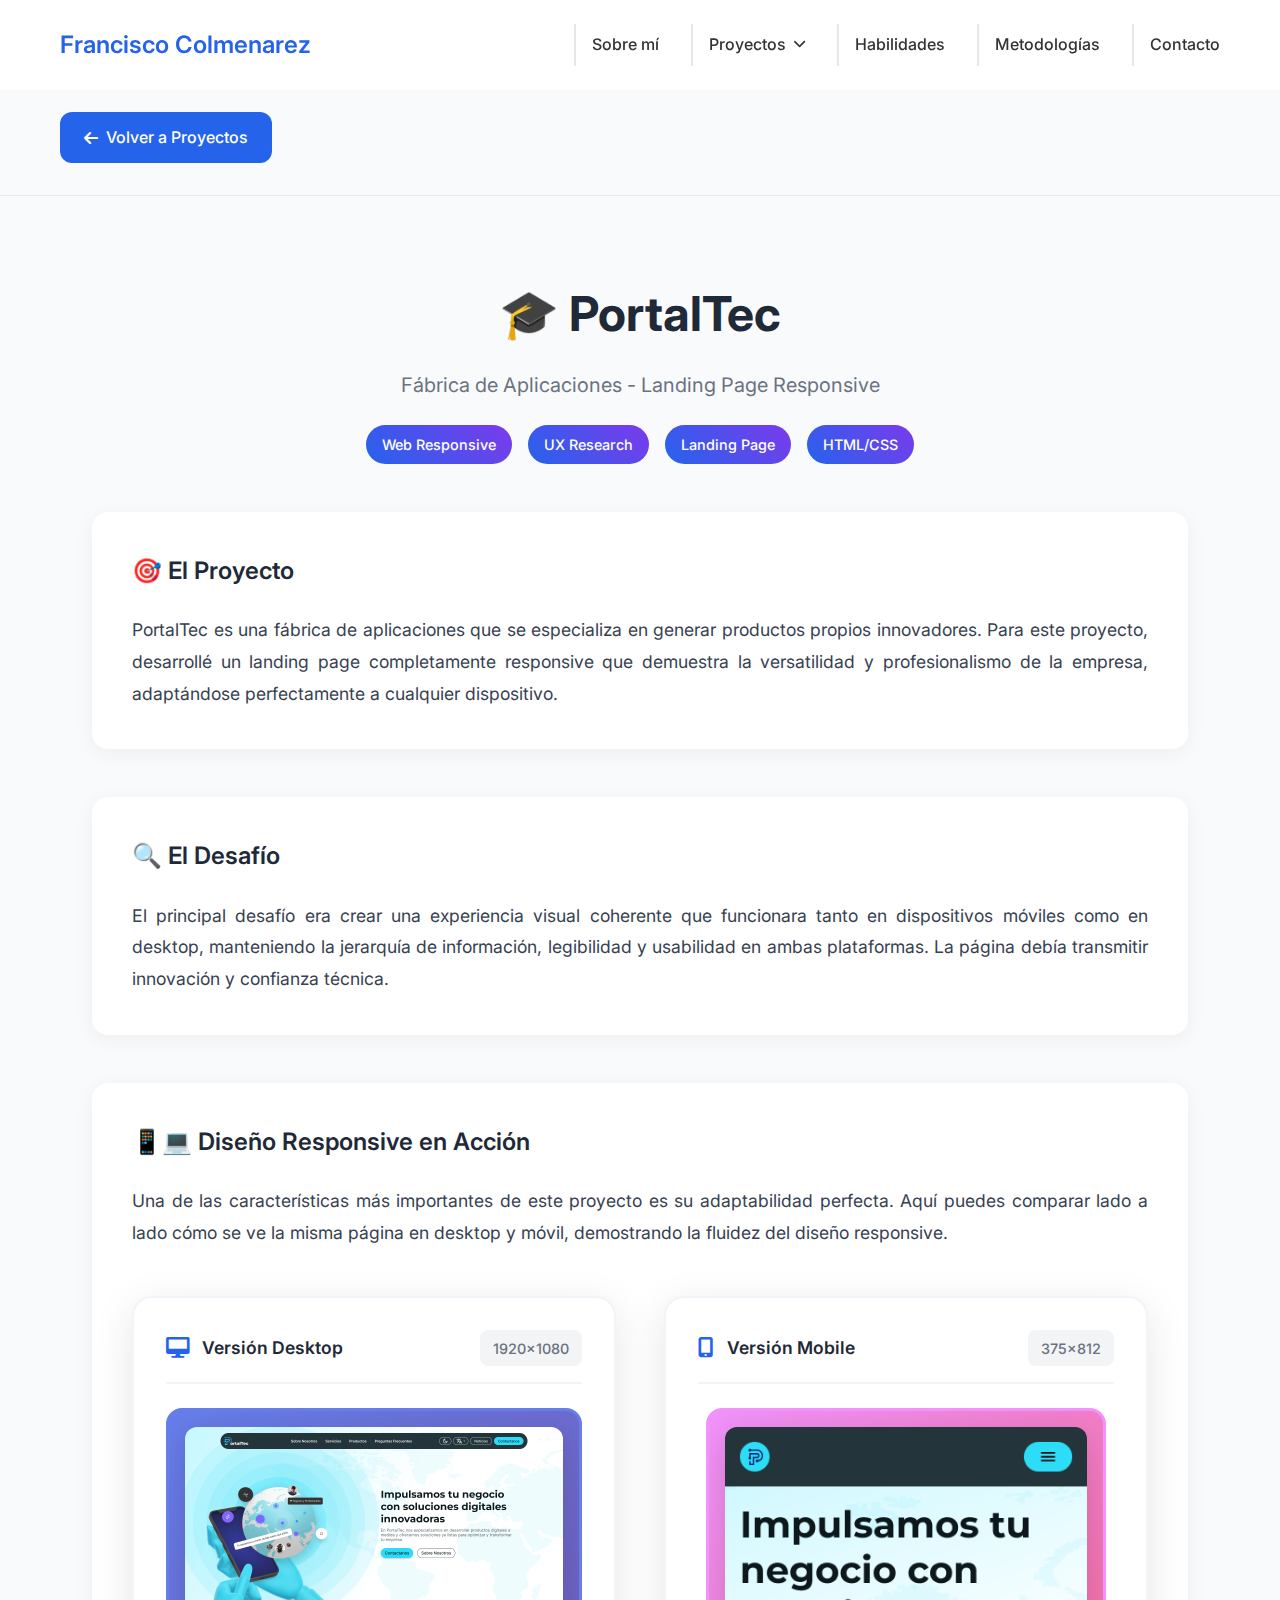
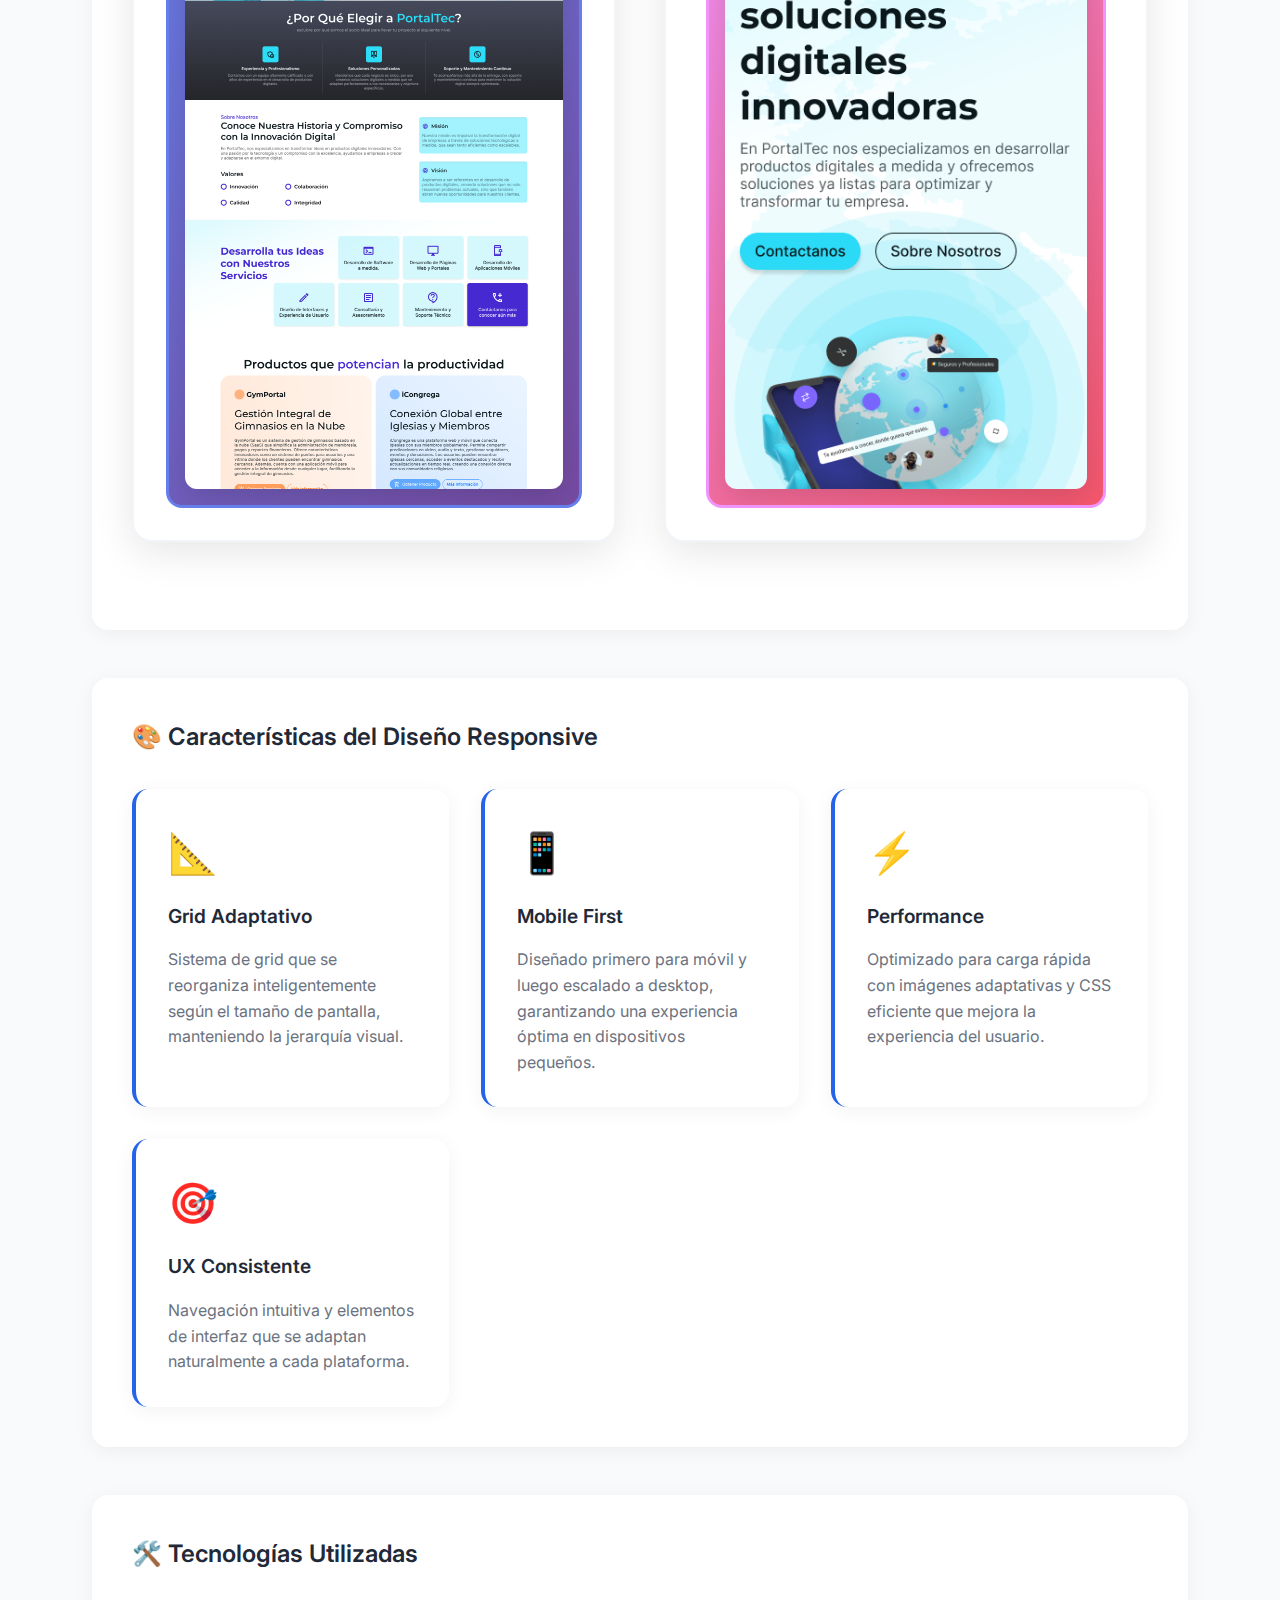
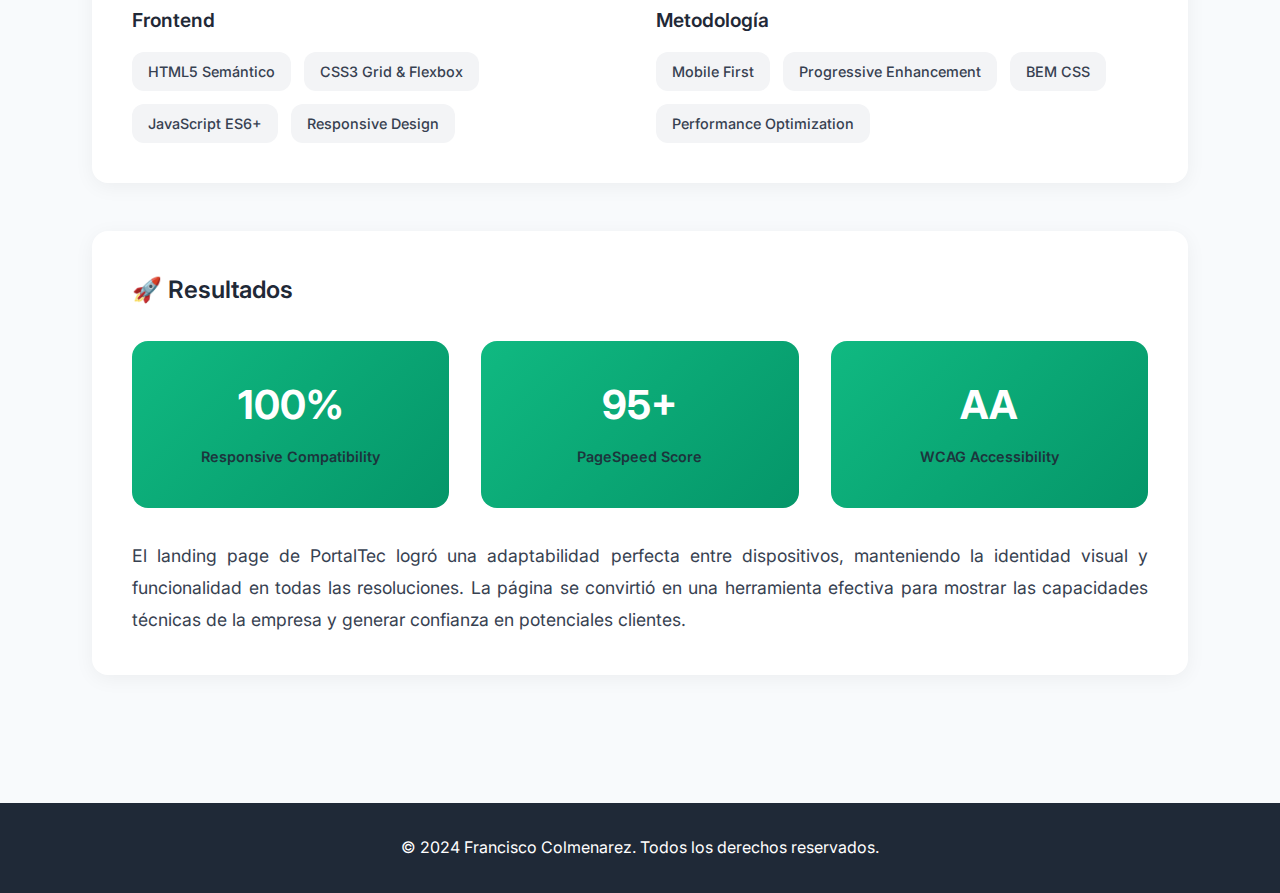
<file: portaltec.html>
<!DOCTYPE html>
<html lang="es">
<head>
    <meta charset="UTF-8">
    <meta name="viewport" content="width=device-width, initial-scale=1.0">
    <title>PortalTec - Francisco Colmenarez</title>
    <link rel="stylesheet" href="styles.css">
    <link rel="stylesheet" href="https://cdnjs.cloudflare.com/ajax/libs/font-awesome/6.0.0/css/all.min.css">
    <link href="https://fonts.googleapis.com/css2?family=Inter:wght@300;400;500;600;700&display=swap" rel="stylesheet">
</head>
<body>
    <!-- Navigation -->
    <nav class="navbar">
        <div class="nav-container">
            <div class="nav-logo">
                <a href="index.html"><h2>Francisco Colmenarez</h2></a>
            </div>
            <ul class="nav-menu">
                <li class="nav-item">
                    <a href="index.html#about" class="nav-link">Sobre mí</a>
                </li>
                <li class="nav-item dropdown">
                    <a href="index.html#projects" class="nav-link dropdown-toggle">
                        Proyectos <i class="fas fa-chevron-down"></i>
                    </a>
                    <div class="dropdown-menu">
                        <a href="busbanz.html" class="dropdown-item">
                            <span class="dropdown-icon">🚌</span>
                            <span class="dropdown-text">Busbanz</span>
                        </a>
                        <a href="portaltec.html" class="dropdown-item active">
                            <span class="dropdown-icon">🎓</span>
                            <span class="dropdown-text">PortalTec</span>
                        </a>
                        <a href="asesoria-inmigrantes.html" class="dropdown-item">
                            <span class="dropdown-icon">⚖️</span>
                            <span class="dropdown-text">Asesoría para Inmigrantes</span>
                        </a>
                    </div>
                </li>
                <li class="nav-item">
                    <a href="index.html#skills" class="nav-link">Habilidades</a>
                </li>
                <li class="nav-item">
                    <a href="index.html#methodologies" class="nav-link">Metodologías</a>
                </li>
                <li class="nav-item">
                    <a href="index.html#contact" class="nav-link">Contacto</a>
                </li>
            </ul>
            <div class="hamburger">
                <span class="bar"></span>
                <span class="bar"></span>
                <span class="bar"></span>
            </div>
        </div>
    </nav>

    <!-- Back to Projects -->
    <section class="project-navigation">
        <div class="container">
            <a href="index.html#projects" class="back-btn">
                <i class="fas fa-arrow-left"></i>
                Volver a Proyectos
            </a>
        </div>
    </section>

    <!-- PortalTec Project Detail -->
    <section class="project-detail-page">
        <div class="container">
            <!-- Project Header -->
            <div class="project-featured">
                <div class="project-header">
                    <div class="project-title-section">
                        <h1 class="project-title">🎓 PortalTec</h1>
                        <p class="project-subtitle">Fábrica de Aplicaciones - Landing Page Responsive</p>
                        <div class="project-tags">
                            <span class="project-tag">Web Responsive</span>
                            <span class="project-tag">UX Research</span>
                            <span class="project-tag">Landing Page</span>
                            <span class="project-tag">HTML/CSS</span>
                        </div>
                    </div>
                </div>

                <div class="project-story">
                    <div class="story-section">
                        <h4 class="story-title">🎯 El Proyecto</h4>
                        <p class="story-text">
                            PortalTec es una fábrica de aplicaciones que se especializa en generar productos propios innovadores. 
                            Para este proyecto, desarrollé un landing page completamente responsive que demuestra la versatilidad 
                            y profesionalismo de la empresa, adaptándose perfectamente a cualquier dispositivo.
                        </p>
                    </div>

                    <div class="story-section">
                        <h4 class="story-title">🔍 El Desafío</h4>
                        <p class="story-text">
                            El principal desafío era crear una experiencia visual coherente que funcionara tanto en dispositivos móviles 
                            como en desktop, manteniendo la jerarquía de información, legibilidad y usabilidad en ambas plataformas. 
                            La página debía transmitir innovación y confianza técnica.
                        </p>
                    </div>

                    <!-- Responsive Showcase -->
                    <div class="story-section">
                        <h4 class="story-title">📱💻 Diseño Responsive en Acción</h4>
                        <p class="story-text">
                            Una de las características más importantes de este proyecto es su adaptabilidad perfecta. 
                            Aquí puedes comparar lado a lado cómo se ve la misma página en desktop y móvil, 
                            demostrando la fluidez del diseño responsive.
                        </p>
                        
                        <div class="responsive-comparison">
                            <div class="comparison-container">
                                <!-- Web Version -->
                                <div class="device-showcase web-showcase">
                                    <div class="device-header">
                                        <div class="device-title">
                                            <i class="fas fa-desktop"></i>
                                            <span>Versión Desktop</span>
                                        </div>
                                        <div class="device-specs">1920x1080</div>
                                    </div>
                                    <div class="device-screen">
                                        <div class="screen-content">
                                            <img src="assets/portaltec-web.png" alt="PortalTec versión web" class="responsive-image web-image">
                                        </div>
                                    </div>
                                </div>

                                <!-- Mobile Version -->
                                <div class="device-showcase mobile-showcase">
                                    <div class="device-header">
                                        <div class="device-title">
                                            <i class="fas fa-mobile-alt"></i>
                                            <span>Versión Mobile</span>
                                        </div>
                                        <div class="device-specs">375x812</div>
                                    </div>
                                    <div class="device-screen">
                                        <div class="screen-content">
                                            <img src="assets/portaltec-mobile.png" alt="PortalTec versión móvil" class="responsive-image mobile-image">
                                        </div>
                                    </div>
                                </div>
                            </div>
                        </div>
                    </div>

                    <div class="story-section">
                        <h4 class="story-title">🎨 Características del Diseño Responsive</h4>
                        <div class="responsive-features">
                            <div class="feature-grid">
                                <div class="feature-card">
                                    <div class="feature-icon">📐</div>
                                    <h5>Grid Adaptativo</h5>
                                    <p>Sistema de grid que se reorganiza inteligentemente según el tamaño de pantalla, manteniendo la jerarquía visual.</p>
                                </div>
                                <div class="feature-card">
                                    <div class="feature-icon">📱</div>
                                    <h5>Mobile First</h5>
                                    <p>Diseñado primero para móvil y luego escalado a desktop, garantizando una experiencia óptima en dispositivos pequeños.</p>
                                </div>
                                <div class="feature-card">
                                    <div class="feature-icon">⚡</div>
                                    <h5>Performance</h5>
                                    <p>Optimizado para carga rápida con imágenes adaptativas y CSS eficiente que mejora la experiencia del usuario.</p>
                                </div>
                                <div class="feature-card">
                                    <div class="feature-icon">🎯</div>
                                    <h5>UX Consistente</h5>
                                    <p>Navegación intuitiva y elementos de interfaz que se adaptan naturalmente a cada plataforma.</p>
                                </div>
                            </div>
                        </div>
                    </div>

                    <div class="story-section">
                        <h4 class="story-title">🛠️ Tecnologías Utilizadas</h4>
                        <div class="tech-showcase">
                            <div class="tech-category">
                                <h5>Frontend</h5>
                                <div class="tech-list">
                                    <span class="tech-item">HTML5 Semántico</span>
                                    <span class="tech-item">CSS3 Grid & Flexbox</span>
                                    <span class="tech-item">JavaScript ES6+</span>
                                    <span class="tech-item">Responsive Design</span>
                                </div>
                            </div>
                            <div class="tech-category">
                                <h5>Metodología</h5>
                                <div class="tech-list">
                                    <span class="tech-item">Mobile First</span>
                                    <span class="tech-item">Progressive Enhancement</span>
                                    <span class="tech-item">BEM CSS</span>
                                    <span class="tech-item">Performance Optimization</span>
                                </div>
                            </div>
                        </div>
                    </div>

                    <div class="story-section">
                        <h4 class="story-title">🚀 Resultados</h4>
                        <div class="results-grid">
                            <div class="result-metric">
                                <div class="metric-value">100%</div>
                                <div class="metric-label">Responsive Compatibility</div>
                            </div>
                            <div class="result-metric">
                                <div class="metric-value">95+</div>
                                <div class="metric-label">PageSpeed Score</div>
                            </div>
                            <div class="result-metric">
                                <div class="metric-value">AA</div>
                                <div class="metric-label">WCAG Accessibility</div>
                            </div>
                        </div>
                        <p class="results-description">
                            El landing page de PortalTec logró una adaptabilidad perfecta entre dispositivos, 
                            manteniendo la identidad visual y funcionalidad en todas las resoluciones. 
                            La página se convirtió en una herramienta efectiva para mostrar las capacidades 
                            técnicas de la empresa y generar confianza en potenciales clientes.
                        </p>
                    </div>
                </div>
            </div>
        </div>
    </section>

    <!-- Footer -->
    <footer class="footer">
        <div class="container">
            <p>&copy; 2024 Francisco Colmenarez. Todos los derechos reservados.</p>
        </div>
    </footer>

    <script src="script.js"></script>
</body>
</html>
</file>
<file: styles.css>
/* Reset and Base Styles */
* {
    margin: 0;
    padding: 0;
    box-sizing: border-box;
}

body {
    font-family: 'Inter', sans-serif;
    line-height: 1.6;
    color: #333;
    background-color: #fafafa;
}

.container {
    max-width: 1200px;
    margin: 0 auto;
    padding: 0 20px;
}

/* Navigation */
.navbar {
    position: fixed;
    top: 0;
    width: 100%;
    background: rgba(255, 255, 255, 0.95);
    backdrop-filter: blur(10px);
    z-index: 1000;
    padding: 1rem 0;
    transition: all 0.3s ease;
}

.nav-container {
    max-width: 1200px;
    margin: 0 auto;
    padding: 0 20px;
    display: flex;
    justify-content: space-between;
    align-items: center;
}

.nav-logo h2 {
    color: #2563eb;
    font-weight: 600;
}

.nav-logo a {
    text-decoration: none;
    color: inherit;
    transition: opacity 0.3s ease;
}

.nav-logo a:hover {
    opacity: 0.8;
}

/* Dropdown Menu Styles */
.dropdown {
    position: relative;
}

.dropdown-toggle {
    display: flex;
    align-items: center;
    gap: 0.5rem;
}

.dropdown-toggle i {
    font-size: 0.8rem;
    transition: transform 0.3s ease;
}

.dropdown:hover .dropdown-toggle i {
    transform: rotate(180deg);
}

.dropdown-menu {
    position: absolute;
    top: 100%;
    left: 0;
    background: white;
    min-width: 250px;
    border-radius: 12px;
    box-shadow: 0 10px 40px rgba(0, 0, 0, 0.15);
    border: 1px solid #e2e8f0;
    opacity: 0;
    visibility: hidden;
    transform: translateY(-10px);
    transition: all 0.3s ease;
    z-index: 1000;
    padding: 0.5rem 0;
}

.dropdown:hover .dropdown-menu {
    opacity: 1;
    visibility: visible;
    transform: translateY(0);
}

.dropdown-item {
    display: flex;
    align-items: center;
    gap: 0.8rem;
    padding: 0.8rem 1.2rem;
    text-decoration: none;
    color: #374151;
    transition: all 0.3s ease;
    border-left: 3px solid transparent;
}

.dropdown-item:hover {
    background: #f8fafc;
    border-left-color: #3b82f6;
    color: #1f2937;
}

.dropdown-item.active {
    background: #eff6ff;
    border-left-color: #3b82f6;
    color: #1d4ed8;
}

.dropdown-icon {
    font-size: 1.2rem;
    width: 24px;
    text-align: center;
}

.dropdown-text {
    font-weight: 500;
    font-size: 0.9rem;
}

.nav-menu {
    display: flex;
    list-style: none;
    gap: 2rem;
}

.nav-link {
    text-decoration: none;
    color: #333;
    font-weight: 500;
    transition: color 0.3s ease;
}

.nav-link:hover {
    color: #2563eb;
}

.hamburger {
    display: none;
    flex-direction: column;
    cursor: pointer;
}

.bar {
    width: 25px;
    height: 3px;
    background-color: #333;
    margin: 3px 0;
    transition: 0.3s;
}

/* Hero Section */
.hero {
    min-height: 100vh;
    display: flex;
    align-items: center;
    background: linear-gradient(135deg, #667eea 0%, #764ba2 100%);
    color: white;
    position: relative;
    overflow: hidden;
}

.hero::before {
    content: '';
    position: absolute;
    top: 0;
    left: 0;
    right: 0;
    bottom: 0;
    background: url('data:image/svg+xml,<svg xmlns="http://www.w3.org/2000/svg" viewBox="0 0 1000 1000"><polygon fill="rgba(255,255,255,0.1)" points="0,1000 1000,0 1000,1000"/></svg>');
    background-size: cover;
}

.hero-container {
    max-width: 1200px;
    margin: 0 auto;
    padding: 0 20px;
    position: relative;
    z-index: 2;
}

.hero-content {
    display: grid;
    grid-template-columns: 1fr 1fr;
    gap: 4rem;
    align-items: center;
}

.hero-title {
    font-size: 3.5rem;
    font-weight: 700;
    line-height: 1.2;
    margin-bottom: 1.5rem;
}

.gradient-text {
    background: linear-gradient(45deg, #ffd700, #ffed4e);
    -webkit-background-clip: text;
    -webkit-text-fill-color: transparent;
    background-clip: text;
}

.hero-subtitle {
    font-size: 1.25rem;
    margin-bottom: 2rem;
    opacity: 0.9;
    line-height: 1.6;
}

.hero-buttons {
    display: flex;
    gap: 1rem;
}

.btn {
    padding: 12px 24px;
    border-radius: 8px;
    text-decoration: none;
    font-weight: 500;
    transition: all 0.3s ease;
    display: inline-block;
}

.btn-primary {
    background: #ffd700;
    color: #333;
}

.btn-primary:hover {
    background: #ffed4e;
    transform: translateY(-2px);
}

.btn-secondary {
    background: transparent;
    color: white;
    border: 2px solid white;
}

.btn-secondary:hover {
    background: white;
    color: #333;
}

/* Profile Image */
.profile-image-container {
    position: relative;
    width: 300px;
    height: 300px;
    margin: 0 auto;
}

.profile-image {
    width: 100%;
    height: 100%;
    border-radius: 50%;
    object-fit: cover;
    border: 5px solid rgba(255, 255, 255, 0.3);
    display: block;
    position: absolute;
    top: 0;
    left: 0;
    z-index: 10;
    opacity: 1;
    visibility: visible;
    transition: opacity 0.3s ease, visibility 0.3s ease;
}

.image-placeholder {
    width: 100%;
    height: 100%;
    border-radius: 50%;
    background: rgba(255, 255, 255, 0.1);
    border: 3px dashed rgba(255, 255, 255, 0.3);
    display: flex;
    flex-direction: column;
    align-items: center;
    justify-content: center;
    text-align: center;
    color: rgba(255, 255, 255, 0.8);
    position: absolute;
    top: 0;
    left: 0;
    z-index: 1;
}

.image-placeholder i {
    font-size: 3rem;
    margin-bottom: 1rem;
}

.image-placeholder p {
    font-weight: 500;
    margin-bottom: 0.5rem;
}

.image-placeholder small {
    opacity: 0.7;
}

/* Section Styles */
section {
    padding: 5rem 0;
}

.section-header {
    text-align: center;
    margin-bottom: 3rem;
}

.section-title {
    font-size: 2.5rem;
    font-weight: 600;
    color: #333;
    margin-bottom: 1rem;
}

.section-line {
    width: 60px;
    height: 4px;
    background: linear-gradient(45deg, #2563eb, #7c3aed);
    margin: 0 auto;
    border-radius: 2px;
}

/* About Section */
.about {
    background: white;
}

.about-content {
    max-width: 800px;
    margin: 0 auto;
}

.about-description {
    font-size: 1.1rem;
    line-height: 1.8;
    margin-bottom: 3rem;
    text-align: justify;
}

.about-description p {
    margin-bottom: 1.5rem;
}

.experience-list {
    list-style: none;
    padding: 0;
    margin: 1.5rem 0;
}

.experience-list li {
    margin-bottom: 1rem;
    padding: 1rem;
    background: #f8fafc;
    border-radius: 8px;
    border-left: 4px solid #2563eb;
    line-height: 1.6;
}

.about-highlights {
    display: grid;
    grid-template-columns: repeat(auto-fit, minmax(280px, 1fr));
    gap: 1.5rem;
    margin-top: 3rem;
}

.highlight-item {
    text-align: center;
    padding: 2rem;
    background: #f8fafc;
    border-radius: 12px;
    transition: transform 0.3s ease;
}

.highlight-item:hover {
    transform: translateY(-5px);
}

.highlight-item i {
    font-size: 2.5rem;
    color: #2563eb;
    margin-bottom: 1rem;
}

.highlight-item h4 {
    font-size: 1.25rem;
    font-weight: 600;
    margin-bottom: 0.5rem;
    color: #333;
}

.highlight-item p {
    color: #666;
}

/* Skills Section */
.skills {
    background: #f8fafc;
}

.skills-grid {
    display: grid;
    grid-template-columns: repeat(auto-fit, minmax(320px, 1fr));
    gap: 2rem;
}

.skill-category {
    background: white;
    padding: 2rem;
    border-radius: 12px;
    box-shadow: 0 4px 6px rgba(0, 0, 0, 0.05);
}

.skill-category h3 {
    font-size: 1.5rem;
    font-weight: 600;
    margin-bottom: 1.5rem;
    color: #333;
}

.skill-tags {
    display: flex;
    flex-wrap: wrap;
    gap: 0.5rem;
}

.skill-tag {
    background: #e0e7ff;
    color: #3730a3;
    padding: 0.5rem 1rem;
    border-radius: 20px;
    font-size: 0.9rem;
    font-weight: 500;
}

/* Projects Section */
.projects {
    background: white;
    padding: 6rem 0;
}

/* Projects Grid */
.projects-grid {
    display: grid;
    grid-template-columns: repeat(auto-fit, minmax(320px, 1fr));
    gap: 2rem;
    margin-top: 3rem;
}

/* Project Cards */
.project-card {
    background: white;
    border-radius: 20px;
    padding: 2rem;
    box-shadow: 0 8px 32px rgba(0, 0, 0, 0.08);
    border: 2px solid #f1f5f9;
    transition: all 0.3s ease;
    cursor: pointer;
    position: relative;
    overflow: hidden;
}

.project-card:hover {
    transform: translateY(-8px);
    box-shadow: 0 20px 60px rgba(0, 0, 0, 0.15);
    border-color: #2563eb;
}

.project-card.featured {
    background: linear-gradient(135deg, #667eea 0%, #764ba2 100%);
    color: white;
    border-color: transparent;
}

.project-card.featured:hover {
    transform: translateY(-8px) scale(1.02);
    box-shadow: 0 25px 80px rgba(102, 126, 234, 0.4);
}

/* Project Card Header */
.project-card-header {
    display: flex;
    justify-content: space-between;
    align-items: flex-start;
    margin-bottom: 1.5rem;
}

.project-logo {
    font-size: 3rem;
    margin-bottom: 1rem;
}

.project-badge {
    background: rgba(37, 99, 235, 0.1);
    color: #2563eb;
    padding: 0.4rem 0.8rem;
    border-radius: 20px;
    font-size: 0.8rem;
    font-weight: 500;
}

.project-card.featured .project-badge {
    background: rgba(255, 255, 255, 0.2);
    color: white;
}

.featured-badge {
    background: linear-gradient(45deg, #fbbf24, #f59e0b) !important;
    color: white !important;
}

/* Project Card Content */
.project-card-title {
    font-size: 1.5rem;
    font-weight: 700;
    margin-bottom: 1rem;
    color: #1f2937;
}

.project-card.featured .project-card-title {
    color: white;
}

.project-type {
    display: flex;
    gap: 0.8rem;
    margin-bottom: 1rem;
    flex-wrap: wrap;
}

.type-tag {
    padding: 0.3rem 0.8rem;
    border-radius: 15px;
    font-size: 0.8rem;
    font-weight: 500;
}

.type-tag.app {
    background: #dbeafe;
    color: #1d4ed8;
}

.type-tag.design {
    background: #fce7f3;
    color: #be185d;
}

.type-tag.web {
    background: #d1fae5;
    color: #059669;
}

.type-tag.ux {
    background: #fef3c7;
    color: #d97706;
}

.type-tag.backend {
    background: #e0e7ff;
    color: #5b21b6;
}

.type-tag.dev {
    background: #f3e8ff;
    color: #7c2d12;
}

.project-card.featured .type-tag {
    background: rgba(255, 255, 255, 0.2);
    color: white;
}

.project-card-description {
    color: #6b7280;
    line-height: 1.6;
    margin-bottom: 1.5rem;
    font-size: 0.95rem;
}

.project-card.featured .project-card-description {
    color: rgba(255, 255, 255, 0.9);
}

/* Tech Stack */
.project-tech-stack {
    display: flex;
    gap: 0.5rem;
    margin-bottom: 1.5rem;
    flex-wrap: wrap;
}

.tech-tag {
    background: #f1f5f9;
    color: #475569;
    padding: 0.3rem 0.8rem;
    border-radius: 12px;
    font-size: 0.8rem;
    font-weight: 500;
}

.project-card.featured .tech-tag {
    background: rgba(255, 255, 255, 0.15);
    color: white;
}

/* Project Card Footer */
.project-card-footer {
    border-top: 1px solid #f1f5f9;
    padding-top: 1rem;
    margin-top: 1.5rem;
}

.project-card.featured .project-card-footer {
    border-top-color: rgba(255, 255, 255, 0.2);
}

.view-project {
    color: #2563eb;
    font-weight: 600;
    font-size: 0.9rem;
    display: flex;
    align-items: center;
    gap: 0.5rem;
}

.project-card.featured .view-project {
    color: white;
}

.project-card:hover .view-project {
    gap: 1rem;
}

/* Project Detail Section */
.project-detail {
    background: #f8fafc;
    padding: 4rem 0;
}

.back-to-projects {
    margin-bottom: 2rem;
}

.back-btn {
    background: #2563eb;
    color: white;
    border: none;
    padding: 0.8rem 1.5rem;
    border-radius: 12px;
    font-weight: 500;
    cursor: pointer;
    transition: all 0.3s ease;
}

.back-btn:hover {
    background: #1d4ed8;
    transform: translateX(-4px);
}

/* Project Navigation */
.project-navigation {
    background: #f8fafc;
    padding: 2rem 0;
    border-bottom: 1px solid #e2e8f0;
    margin-top: 80px; /* Space for fixed navbar */
}

.project-navigation .back-btn {
    display: inline-flex;
    align-items: center;
    gap: 0.5rem;
    text-decoration: none;
}

/* Project Detail Page */
.project-detail-page {
    background: #f8fafc;
    min-height: 100vh;
    padding: 2rem 0;
}

.project-detail-page .project-title {
    font-size: 3rem;
    margin-bottom: 1rem;
}

/* Responsive Comparison Styles */
.responsive-comparison {
    margin: 3rem 0;
}

.comparison-container {
    display: grid;
    grid-template-columns: 1fr 1fr;
    gap: 3rem;
    max-width: 1400px;
    margin: 0 auto;
}

.device-showcase {
    background: white;
    border-radius: 20px;
    padding: 2rem;
    box-shadow: 0 10px 40px rgba(0, 0, 0, 0.1);
    border: 2px solid #f1f5f9;
}

.device-header {
    display: flex;
    justify-content: space-between;
    align-items: center;
    margin-bottom: 1.5rem;
    padding-bottom: 1rem;
    border-bottom: 2px solid #f1f5f9;
}

.device-title {
    display: flex;
    align-items: center;
    gap: 0.8rem;
    font-weight: 600;
    color: #1f2937;
    font-size: 1.1rem;
}

.device-title i {
    font-size: 1.3rem;
    color: #2563eb;
}

.device-specs {
    background: #f3f4f6;
    color: #6b7280;
    padding: 0.4rem 0.8rem;
    border-radius: 8px;
    font-size: 0.9rem;
    font-weight: 500;
}

.device-screen {
    background: #f8fafc;
    border-radius: 16px;
    padding: 1rem;
    height: 700px;
    overflow: hidden;
    border: 3px solid #e2e8f0;
    position: relative;
}

.web-showcase .device-screen {
    background: linear-gradient(135deg, #667eea 0%, #764ba2 100%);
    border-color: #667eea;
}

.mobile-showcase .device-screen {
    background: linear-gradient(135deg, #f093fb 0%, #f5576c 100%);
    border-color: #f093fb;
    max-width: 400px;
    margin: 0 auto;
}

.screen-content {
    height: 100%;
    overflow-y: auto;
    overflow-x: hidden;
    border-radius: 12px;
    background: white;
    box-shadow: 0 8px 32px rgba(0, 0, 0, 0.15);
}

.screen-content::-webkit-scrollbar {
    width: 8px;
}

.screen-content::-webkit-scrollbar-track {
    background: #f1f5f9;
    border-radius: 4px;
}

.screen-content::-webkit-scrollbar-thumb {
    background: #cbd5e1;
    border-radius: 4px;
}

.screen-content::-webkit-scrollbar-thumb:hover {
    background: #94a3b8;
}

.responsive-image {
    width: 100%;
    height: auto;
    display: block;
    border-radius: 8px;
}

.web-image {
    min-height: 1200px;
    object-fit: cover;
    object-position: top;
}

.mobile-image {
    min-height: 1500px;
    object-fit: cover;
    object-position: top;
}

/* Responsive Features */
.responsive-features {
    margin-top: 2rem;
}

.feature-grid {
    display: grid;
    grid-template-columns: repeat(auto-fit, minmax(280px, 1fr));
    gap: 2rem;
    margin-top: 2rem;
}

.feature-card {
    background: white;
    padding: 2rem;
    border-radius: 16px;
    border-left: 4px solid #2563eb;
    box-shadow: 0 4px 20px rgba(0, 0, 0, 0.05);
    transition: transform 0.3s ease;
}

.feature-card:hover {
    transform: translateY(-4px);
}

.feature-icon {
    font-size: 2.5rem;
    margin-bottom: 1rem;
}

.feature-card h5 {
    font-size: 1.2rem;
    font-weight: 600;
    color: #1f2937;
    margin-bottom: 1rem;
}

.feature-card p {
    color: #6b7280;
    line-height: 1.6;
}

/* Tech Showcase */
.tech-showcase {
    display: grid;
    grid-template-columns: repeat(auto-fit, minmax(300px, 1fr));
    gap: 2rem;
    margin-top: 2rem;
}


.tech-category h5 {
    font-size: 1.2rem;
    font-weight: 600;
    color: #1f2937;
    margin-bottom: 1rem;
}

.tech-list {
    display: flex;
    flex-wrap: wrap;
    gap: 0.8rem;
}

.tech-item {
    background: #f3f4f6;
    color: #374151;
    padding: 0.5rem 1rem;
    border-radius: 12px;
    font-size: 0.9rem;
    font-weight: 500;
}

/* Results Grid */
.results-grid {
    display: grid;
    grid-template-columns: repeat(auto-fit, minmax(150px, 1fr));
    gap: 2rem;
    margin: 2rem 0;
}

.result-metric {
    text-align: center;
    padding: 2rem 1rem;
    background: linear-gradient(135deg, #10b981 0%, #059669 100%);
    border-radius: 16px;
    color: white;
}

.metric-value {
    font-size: 2.5rem;
    font-weight: 700;
    margin-bottom: 0.5rem;
}

.metric-label {
    font-size: 0.9rem;
    opacity: 0.9;
}

.results-description {
    font-size: 1.1rem;
    line-height: 1.8;
    color: #374151;
    text-align: justify;
    margin-top: 2rem;
}

/* Asesoría para Inmigrantes Styles */
.project-link {
    margin-top: 1.5rem;
}

.live-site-btn {
    display: inline-flex;
    align-items: center;
    gap: 0.5rem;
    background: linear-gradient(135deg, #10b981 0%, #059669 100%);
    color: white;
    padding: 0.8rem 1.5rem;
    border-radius: 12px;
    text-decoration: none;
    font-weight: 600;
    transition: all 0.3s ease;
    box-shadow: 0 4px 20px rgba(16, 185, 129, 0.3);
}

.live-site-btn:hover {
    transform: translateY(-2px);
    box-shadow: 0 8px 30px rgba(16, 185, 129, 0.4);
}

/* Problems Grid */
.problems-grid {
    display: grid;
    grid-template-columns: repeat(auto-fit, minmax(250px, 1fr));
    gap: 1.5rem;
    margin-top: 2rem;
}

.problem-card {
    background: #fef2f2;
    border: 2px solid #fecaca;
    border-radius: 16px;
    padding: 1.5rem;
    text-align: center;
    transition: transform 0.3s ease;
}

.problem-card:hover {
    transform: translateY(-4px);
}

.problem-icon {
    font-size: 2.5rem;
    margin-bottom: 1rem;
}

.problem-card h5 {
    color: #dc2626;
    font-weight: 600;
    margin-bottom: 0.8rem;
}

.problem-card p {
    color: #7f1d1d;
    font-size: 0.9rem;
    line-height: 1.5;
}

/* User Stories */
.user-stories {
    display: flex;
    flex-direction: column;
    gap: 2rem;
    margin-top: 2rem;
}

.user-story {
    display: flex;
    gap: 1.5rem;
    background: white;
    padding: 2rem;
    border-radius: 16px;
    border-left: 4px solid #3b82f6;
    box-shadow: 0 4px 20px rgba(0, 0, 0, 0.05);
}

.user-avatar {
    font-size: 3rem;
    flex-shrink: 0;
}

.story-content h5 {
    color: #1f2937;
    font-weight: 600;
    margin-bottom: 0.8rem;
}

.story-content p {
    color: #6b7280;
    line-height: 1.6;
    font-style: italic;
}

/* Redesign Comparison */
.redesign-comparison {
    margin: 3rem 0;
}

.comparison-container-redesign {
    display: grid;
    grid-template-columns: 1fr 1fr;
    gap: 3rem;
    max-width: 1400px;
    margin: 0 auto;
}

.design-showcase {
    background: white;
    border-radius: 20px;
    padding: 2rem;
    box-shadow: 0 10px 40px rgba(0, 0, 0, 0.1);
}

.old-design {
    border: 3px solid #ef4444;
}

.new-design {
    border: 3px solid #10b981;
}

.design-header {
    display: flex;
    justify-content: space-between;
    align-items: center;
    margin-bottom: 1.5rem;
    padding-bottom: 1rem;
    border-bottom: 2px solid #f1f5f9;
}

.design-title {
    display: flex;
    align-items: center;
    gap: 0.8rem;
    font-weight: 600;
    color: #1f2937;
    font-size: 1.1rem;
}

.old-design .design-title i {
    color: #ef4444;
}

.new-design .design-title i {
    color: #10b981;
}

.design-status {
    padding: 0.4rem 0.8rem;
    border-radius: 8px;
    font-size: 0.9rem;
    font-weight: 600;
}

.design-status.old {
    background: #fef2f2;
    color: #dc2626;
}

.design-status.new {
    background: #ecfdf5;
    color: #059669;
}

.design-screen {
    background: #f8fafc;
    border-radius: 16px;
    padding: 1rem;
    height: 600px;
    overflow: hidden;
    border: 2px solid #e2e8f0;
    margin-bottom: 1.5rem;
}

.screen-content-redesign {
    height: 100%;
    overflow-y: auto;
    overflow-x: hidden;
    border-radius: 12px;
    background: white;
    box-shadow: 0 4px 20px rgba(0, 0, 0, 0.1);
}

.screen-content-redesign::-webkit-scrollbar {
    width: 6px;
}

.screen-content-redesign::-webkit-scrollbar-track {
    background: #f1f5f9;
    border-radius: 3px;
}

.screen-content-redesign::-webkit-scrollbar-thumb {
    background: #cbd5e1;
    border-radius: 3px;
}

.redesign-image {
    width: 100%;
    height: auto;
    display: block;
}

.design-problems,
.design-improvements {
    background: #f8fafc;
    padding: 1.5rem;
    border-radius: 12px;
}

.design-problems h6,
.design-improvements h6 {
    font-weight: 600;
    margin-bottom: 1rem;
    color: #1f2937;
}

.design-problems ul,
.design-improvements ul {
    list-style: none;
    padding: 0;
}

.design-problems li,
.design-improvements li {
    padding: 0.5rem 0;
    font-size: 0.9rem;
}

.design-problems li {
    color: #dc2626;
}

.design-improvements li {
    color: #059669;
}

/* Solutions Grid */
.solutions-grid {
    display: grid;
    grid-template-columns: repeat(auto-fit, minmax(300px, 1fr));
    gap: 2rem;
    margin-top: 2rem;
}

.solution-card {
    background: linear-gradient(135deg, #667eea 0%, #764ba2 100%);
    color: white;
    padding: 2rem;
    border-radius: 16px;
    transition: transform 0.3s ease;
}

.solution-card:hover {
    transform: translateY(-4px);
}

.solution-icon {
    font-size: 2.5rem;
    margin-bottom: 1rem;
}

.solution-card h5 {
    font-weight: 600;
    margin-bottom: 1rem;
    color: white;
}

.solution-card p {
    line-height: 1.6;
    opacity: 0.9;
}

/* Results Metrics */
.results-metrics {
    display: grid;
    grid-template-columns: repeat(auto-fit, minmax(250px, 1fr));
    gap: 2rem;
    margin: 2rem 0;
}

.metric-improvement {
    background: white;
    padding: 2rem;
    border-radius: 16px;
    text-align: center;
    box-shadow: 0 8px 32px rgba(0, 0, 0, 0.1);
    border: 2px solid #f1f5f9;
}

.metric-before-after {
    display: flex;
    align-items: center;
    justify-content: center;
    gap: 1rem;
    margin-bottom: 1rem;
}

.metric-value-old {
    background: #fef2f2;
    color: #dc2626;
    padding: 0.8rem 1.2rem;
    border-radius: 12px;
    font-weight: 700;
    font-size: 1.2rem;
}

.metric-value-new {
    background: #ecfdf5;
    color: #059669;
    padding: 0.8rem 1.2rem;
    border-radius: 12px;
    font-weight: 700;
    font-size: 1.2rem;
}

.metric-arrow {
    color: #6b7280;
    font-weight: 700;
    font-size: 1.5rem;
}

.metric-label {
    font-weight: 600;
    color: #1f2937;
    margin-bottom: 0.5rem;
}

.metric-change {
    background: linear-gradient(135deg, #10b981 0%, #059669 100%);
    color: white;
    padding: 0.4rem 0.8rem;
    border-radius: 8px;
    font-size: 0.9rem;
    font-weight: 600;
}

/* Methodology Showcase */
.methodology-showcase {
    display: grid;
    grid-template-columns: repeat(auto-fit, minmax(300px, 1fr));
    gap: 2rem;
    margin-top: 2rem;
}

.method-category h5 {
    font-size: 1.2rem;
    font-weight: 600;
    color: #1f2937;
    margin-bottom: 1rem;
}

.method-list {
    display: flex;
    flex-wrap: wrap;
    gap: 0.8rem;
}

.method-item {
    background: #f3f4f6;
    color: #374151;
    padding: 0.5rem 1rem;
    border-radius: 12px;
    font-size: 0.9rem;
    font-weight: 500;
}

/* Navigation Analysis Styles */
.navigation-analysis {
    margin: 3rem 0;
}

.nav-comparison {
    display: grid;
    grid-template-columns: 1fr 1fr;
    gap: 3rem;
    margin-top: 2rem;
}

.nav-structure {
    background: white;
    border-radius: 20px;
    padding: 2rem;
    box-shadow: 0 8px 32px rgba(0, 0, 0, 0.1);
}

.old-nav {
    border: 3px solid #ef4444;
}

.new-nav {
    border: 3px solid #10b981;
}

.nav-header {
    display: flex;
    justify-content: space-between;
    align-items: center;
    margin-bottom: 2rem;
    padding-bottom: 1rem;
    border-bottom: 2px solid #f1f5f9;
}

.nav-header h5 {
    font-size: 1.2rem;
    font-weight: 600;
    color: #1f2937;
}

.nav-stats {
    display: flex;
    gap: 0.5rem;
}

.nav-stats span {
    padding: 0.3rem 0.6rem;
    border-radius: 8px;
    font-size: 0.8rem;
    font-weight: 500;
}

.nav-stats.bad span {
    background: #fef2f2;
    color: #dc2626;
}

.nav-stats.good span {
    background: #ecfdf5;
    color: #059669;
}

.nav-tree {
    margin-bottom: 2rem;
}

.nav-item {
    margin: 0.5rem 0;
    padding: 0.5rem 0;
    border-left: 2px solid #e5e7eb;
    padding-left: 1rem;
}

.nav-item.level-1 {
    border-left-color: #3b82f6;
    font-weight: 600;
    color: #1f2937;
}

.nav-item.level-2 {
    border-left-color: #6b7280;
    margin-left: 1rem;
    color: #374151;
}

.nav-item.level-3 {
    border-left-color: #d1d5db;
    margin-left: 2rem;
    color: #6b7280;
    font-size: 0.9rem;
}

.nav-icon {
    margin-right: 0.5rem;
}

.nav-children {
    margin-top: 0.5rem;
}

.nav-problems,
.nav-improvements {
    background: #f8fafc;
    padding: 1.5rem;
    border-radius: 12px;
}

.nav-problems h6,
.nav-improvements h6 {
    font-weight: 600;
    margin-bottom: 1rem;
    color: #1f2937;
}

.nav-problems ul,
.nav-improvements ul {
    list-style: none;
    padding: 0;
}

.nav-problems li,
.nav-improvements li {
    padding: 0.5rem 0;
    font-size: 0.9rem;
}

.nav-problems li {
    color: #dc2626;
}

.nav-improvements li {
    color: #059669;
}

/* Navigation Metrics */
.navigation-metrics {
    margin: 3rem 0;
    background: #f8fafc;
    padding: 2rem;
    border-radius: 16px;
}

.navigation-metrics h5 {
    font-size: 1.3rem;
    font-weight: 600;
    color: #1f2937;
    margin-bottom: 2rem;
    text-align: center;
}

.nav-metrics-grid {
    display: grid;
    grid-template-columns: repeat(auto-fit, minmax(200px, 1fr));
    gap: 1.5rem;
}

.nav-metric {
    background: white;
    padding: 1.5rem;
    border-radius: 12px;
    text-align: center;
    box-shadow: 0 4px 20px rgba(0, 0, 0, 0.05);
}

.nav-metric .metric-comparison {
    display: flex;
    align-items: center;
    justify-content: center;
    gap: 0.8rem;
    margin-bottom: 1rem;
}

.nav-metric .metric-old {
    background: #fef2f2;
    color: #dc2626;
    padding: 0.5rem 0.8rem;
    border-radius: 8px;
    font-weight: 700;
}

.nav-metric .metric-new {
    background: #ecfdf5;
    color: #059669;
    padding: 0.5rem 0.8rem;
    border-radius: 8px;
    font-weight: 700;
}

.nav-metric .metric-arrow {
    color: #6b7280;
    font-weight: 700;
}

.nav-metric .metric-label {
    font-weight: 600;
    color: #1f2937;
    margin-bottom: 0.5rem;
    font-size: 0.9rem;
}

.nav-metric .metric-improvement {
    background: linear-gradient(135deg, #10b981 0%, #059669 100%);
    color: white;
    padding: 0.3rem 0.6rem;
    border-radius: 6px;
    font-size: 0.8rem;
    font-weight: 600;
}

/* User Journey */
.user-journey {
    margin: 3rem 0;
}

.user-journey h5 {
    font-size: 1.3rem;
    font-weight: 600;
    color: #1f2937;
    margin-bottom: 2rem;
}

.journey-flow {
    display: flex;
    align-items: center;
    justify-content: center;
    gap: 1rem;
    flex-wrap: wrap;
}

.journey-step {
    background: white;
    padding: 1.5rem;
    border-radius: 16px;
    text-align: center;
    box-shadow: 0 4px 20px rgba(0, 0, 0, 0.05);
    border: 2px solid #e5e7eb;
    flex: 1;
    min-width: 200px;
    max-width: 250px;
}

.step-number {
    background: linear-gradient(135deg, #3b82f6 0%, #1d4ed8 100%);
    color: white;
    width: 40px;
    height: 40px;
    border-radius: 50%;
    display: flex;
    align-items: center;
    justify-content: center;
    font-weight: 700;
    margin: 0 auto 1rem;
}

.step-content h6 {
    font-weight: 600;
    color: #1f2937;
    margin-bottom: 0.5rem;
}

.step-content p {
    color: #6b7280;
    font-size: 0.9rem;
    line-height: 1.4;
}

.journey-arrow {
    color: #6b7280;
    font-size: 1.5rem;
    font-weight: 700;
}

/* Project Featured */
.project-featured {
    background: #f8fafc;
    border-radius: 0;
    padding: 3rem 2rem;
    box-shadow: none;
    margin: 0;
}

/* Methodologies Section */
.methodologies {
    padding: 5rem 0;
    background: linear-gradient(135deg, #f8fafc 0%, #e2e8f0 100%);
}

.methodologies-content {
    display: flex;
    flex-direction: column;
    gap: 4rem;
}

.methodology-category {
    background: white;
    border-radius: 20px;
    padding: 3rem;
    box-shadow: 0 8px 32px rgba(0, 0, 0, 0.08);
}

.methodology-header {
    display: flex;
    align-items: center;
    gap: 1rem;
    margin-bottom: 2.5rem;
}

.methodology-icon {
    font-size: 2.5rem;
}

.methodology-header h3 {
    font-size: 1.8rem;
    font-weight: 700;
    color: #1f2937;
}

/* Agile Methodologies */
.methodology-grid {
    display: grid;
    grid-template-columns: repeat(auto-fit, minmax(300px, 1fr));
    gap: 2rem;
}

.methodology-card {
    background: linear-gradient(135deg, #667eea 0%, #764ba2 100%);
    color: white;
    padding: 2rem;
    border-radius: 16px;
    transition: transform 0.3s ease;
}

.methodology-card:hover {
    transform: translateY(-4px);
}

.method-icon {
    font-size: 2.5rem;
    margin-bottom: 1rem;
}

.methodology-card h4 {
    font-size: 1.3rem;
    font-weight: 600;
    margin-bottom: 1rem;
    color: white;
}

.methodology-card p {
    line-height: 1.6;
    margin-bottom: 1.5rem;
    opacity: 0.9;
}

.method-features {
    display: flex;
    flex-wrap: wrap;
    gap: 0.5rem;
}

.feature-tag {
    background: rgba(255, 255, 255, 0.2);
    color: white;
    padding: 0.3rem 0.8rem;
    border-radius: 12px;
    font-size: 0.8rem;
    font-weight: 500;
}

/* Collaboration */
.collaboration-showcase {
    display: flex;
    flex-direction: column;
    gap: 2rem;
}

.collaboration-intro p {
    font-size: 1.1rem;
    line-height: 1.7;
    color: #6b7280;
    text-align: center;
    max-width: 800px;
    margin: 0 auto;
}

.departments-grid {
    display: grid;
    grid-template-columns: repeat(auto-fit, minmax(250px, 1fr));
    gap: 1.5rem;
    margin-top: 2rem;
}

.department-card {
    background: #f8fafc;
    border: 2px solid #e2e8f0;
    border-radius: 16px;
    padding: 2rem;
    text-align: center;
    transition: all 0.3s ease;
}

.department-card:hover {
    border-color: #3b82f6;
    transform: translateY(-2px);
    box-shadow: 0 8px 25px rgba(59, 130, 246, 0.15);
}

.dept-icon {
    font-size: 2.5rem;
    margin-bottom: 1rem;
}

.department-card h5 {
    font-size: 1.2rem;
    font-weight: 600;
    color: #1f2937;
    margin-bottom: 0.8rem;
}

.department-card p {
    color: #6b7280;
    line-height: 1.5;
    font-size: 0.9rem;
}

/* Growth & Feedback */
.growth-showcase {
    display: flex;
    flex-direction: column;
    gap: 3rem;
}

.growth-grid {
    display: grid;
    grid-template-columns: repeat(auto-fit, minmax(400px, 1fr));
    gap: 2rem;
}

.growth-card {
    background: linear-gradient(135deg, #10b981 0%, #059669 100%);
    color: white;
    padding: 2.5rem;
    border-radius: 20px;
    transition: transform 0.3s ease;
}

.growth-card:hover {
    transform: translateY(-4px);
}

.growth-icon {
    font-size: 3rem;
    margin-bottom: 1.5rem;
}

.growth-card h4 {
    font-size: 1.4rem;
    font-weight: 600;
    margin-bottom: 1rem;
    color: white;
}

.growth-card p {
    line-height: 1.7;
    margin-bottom: 2rem;
    opacity: 0.95;
}

.growth-skills {
    display: flex;
    flex-wrap: wrap;
    gap: 0.8rem;
}

.skill-badge {
    background: rgba(255, 255, 255, 0.2);
    color: white;
    padding: 0.5rem 1rem;
    border-radius: 12px;
    font-size: 0.9rem;
    font-weight: 500;
}

.feedback-philosophy {
    background: linear-gradient(135deg, #3b82f6 0%, #1d4ed8 100%);
    border-radius: 20px;
    padding: 2.5rem;
    color: white;
}

.philosophy-content h5 {
    font-size: 1.3rem;
    font-weight: 600;
    margin-bottom: 1rem;
    color: white;
}

.philosophy-content p {
    font-size: 1.1rem;
    line-height: 1.7;
    opacity: 0.95;
    font-style: italic;
}

/* Design Process */
.process-flow {
    display: grid;
    grid-template-columns: 1fr auto 1fr auto 1fr auto 1fr;
    align-items: center;
    gap: 1.5rem;
    margin-top: 2rem;
    max-width: 1200px;
    margin-left: auto;
    margin-right: auto;
}

.process-step {
    background: white;
    border: 2px solid #e5e7eb;
    border-radius: 16px;
    padding: 2rem 1.5rem;
    text-align: center;
    transition: all 0.3s ease;
    min-height: 280px;
    display: flex;
    flex-direction: column;
    justify-content: flex-start;
}

.process-step:hover {
    border-color: #3b82f6;
    transform: translateY(-4px);
    box-shadow: 0 8px 25px rgba(59, 130, 246, 0.15);
}

.step-number {
    background: linear-gradient(135deg, #3b82f6 0%, #1d4ed8 100%);
    color: white;
    width: 50px;
    height: 50px;
    border-radius: 50%;
    display: flex;
    align-items: center;
    justify-content: center;
    font-weight: 700;
    font-size: 1.2rem;
    margin: 0 auto 1.5rem;
    flex-shrink: 0;
}

.step-content {
    flex-grow: 1;
    display: flex;
    flex-direction: column;
}

.step-content h5 {
    font-size: 1.1rem;
    font-weight: 600;
    color: #1f2937;
    margin-bottom: 0.8rem;
    line-height: 1.3;
}

.step-content p {
    color: #6b7280;
    font-size: 0.9rem;
    line-height: 1.5;
    flex-grow: 1;
}

.process-arrow {
    color: #3b82f6;
    font-size: 1.8rem;
    font-weight: 700;
    display: flex;
    align-items: center;
    justify-content: center;
}

/* Documentation Section */
.documentation-showcase {
    display: flex;
    flex-direction: column;
    gap: 3rem;
}

.documentation-intro p {
    font-size: 1.1rem;
    line-height: 1.7;
    color: #6b7280;
    text-align: center;
    max-width: 900px;
    margin: 0 auto;
}

.documentation-grid {
    display: grid;
    grid-template-columns: repeat(auto-fit, minmax(300px, 1fr));
    gap: 2rem;
    margin-top: 2rem;
}

.doc-category {
    background: linear-gradient(135deg, #f59e0b 0%, #d97706 100%);
    color: white;
    padding: 2.5rem;
    border-radius: 20px;
    transition: transform 0.3s ease;
}

.doc-category:hover {
    transform: translateY(-4px);
}

.doc-icon {
    font-size: 3rem;
    margin-bottom: 1.5rem;
}

.doc-category h5 {
    font-size: 1.3rem;
    font-weight: 600;
    margin-bottom: 1rem;
    color: white;
}

.doc-category p {
    line-height: 1.6;
    margin-bottom: 1.5rem;
    opacity: 0.95;
}

.doc-features {
    display: flex;
    flex-wrap: wrap;
    gap: 0.5rem;
}

.doc-tag {
    background: rgba(255, 255, 255, 0.2);
    color: white;
    padding: 0.4rem 0.8rem;
    border-radius: 12px;
    font-size: 0.8rem;
    font-weight: 500;
}

/* Documentation Benefits */
.documentation-benefits {
    background: #f8fafc;
    padding: 2.5rem;
    border-radius: 20px;
    border: 2px solid #e2e8f0;
}

.documentation-benefits h5 {
    font-size: 1.4rem;
    font-weight: 600;
    color: #1f2937;
    margin-bottom: 2rem;
    text-align: center;
}

.benefits-grid {
    display: grid;
    grid-template-columns: repeat(auto-fit, minmax(200px, 1fr));
    gap: 2rem;
}

.benefit-item {
    text-align: center;
    padding: 1.5rem;
    background: white;
    border-radius: 16px;
    box-shadow: 0 4px 20px rgba(0, 0, 0, 0.05);
    transition: transform 0.3s ease;
}

.benefit-item:hover {
    transform: translateY(-2px);
}

.benefit-icon {
    font-size: 2.5rem;
    margin-bottom: 1rem;
}

.benefit-item h6 {
    font-size: 1.1rem;
    font-weight: 600;
    color: #1f2937;
    margin-bottom: 0.8rem;
}

.benefit-item p {
    color: #6b7280;
    font-size: 0.9rem;
    line-height: 1.5;
}

/* Documentation Philosophy */
.documentation-philosophy {
    background: linear-gradient(135deg, #8b5cf6 0%, #7c3aed 100%);
    border-radius: 20px;
    padding: 2.5rem;
    color: white;
}

.documentation-philosophy .philosophy-content h5 {
    font-size: 1.3rem;
    font-weight: 600;
    margin-bottom: 1rem;
    color: white;
}

.documentation-philosophy .philosophy-content p {
    font-size: 1.1rem;
    line-height: 1.7;
    opacity: 0.95;
    font-style: italic;
}

.project-header {
    margin-bottom: 3rem;
    text-align: center;
}

.project-title {
    font-size: 2.5rem;
    font-weight: 700;
    color: #1f2937;
    margin-bottom: 0.5rem;
}

.project-subtitle {
    font-size: 1.25rem;
    color: #6b7280;
    margin-bottom: 1.5rem;
}

.project-tags {
    display: flex;
    justify-content: center;
    gap: 1rem;
    flex-wrap: wrap;
}

.project-tag {
    background: linear-gradient(45deg, #2563eb, #7c3aed);
    color: white;
    padding: 0.5rem 1rem;
    border-radius: 20px;
    font-size: 0.9rem;
    font-weight: 500;
}

/* Story Sections */
.story-section {
    margin-bottom: 3rem;
    background: white;
    padding: 2.5rem;
    border-radius: 16px;
    box-shadow: 0 4px 20px rgba(0, 0, 0, 0.05);
}

.story-title {
    font-size: 1.5rem;
    font-weight: 600;
    color: #1f2937;
    margin-bottom: 1.5rem;
    display: flex;
    align-items: center;
    gap: 0.5rem;
}

.story-text {
    font-size: 1.1rem;
    line-height: 1.8;
    color: #374151;
    text-align: justify;
}

/* Research Highlights */
.research-highlights {
    display: grid;
    grid-template-columns: repeat(auto-fit, minmax(200px, 1fr));
    gap: 1.5rem;
    margin-top: 2rem;
}

.research-item {
    display: flex;
    align-items: center;
    gap: 0.8rem;
    padding: 1rem;
    background: #f3f4f6;
    border-radius: 12px;
    font-weight: 500;
    color: #374151;
}

.research-item i {
    color: #2563eb;
    font-size: 1.2rem;
}

/* Solution Grid */
.solution-grid {
    display: grid;
    grid-template-columns: repeat(auto-fit, minmax(300px, 1fr));
    gap: 2rem;
    margin-top: 2rem;
}

.solution-card {
    background: #f9fafb;
    padding: 2rem;
    border-radius: 16px;
    border-left: 4px solid #2563eb;
}

.solution-icon {
    font-size: 2.5rem;
    margin-bottom: 1rem;
}

.solution-card h5 {
    font-size: 1.25rem;
    font-weight: 600;
    color: #1f2937;
    margin-bottom: 1rem;
}

.solution-card ul {
    list-style: none;
    padding: 0;
}

.solution-card li {
    padding: 0.5rem 0;
    color: #374151;
    position: relative;
    padding-left: 1.5rem;
}

.solution-card li:before {
    content: "✓";
    position: absolute;
    left: 0;
    color: #10b981;
    font-weight: bold;
}

.solution-card p {
    color: #374151;
    line-height: 1.6;
}

/* Design Process */
.design-process {
    display: grid;
    gap: 1.5rem;
    margin-top: 2rem;
}

.process-step {
    display: flex;
    gap: 1.5rem;
    align-items: flex-start;
}

.step-number {
    background: linear-gradient(45deg, #2563eb, #7c3aed);
    color: white;
    width: 40px;
    height: 40px;
    border-radius: 50%;
    display: flex;
    align-items: center;
    justify-content: center;
    font-weight: bold;
    flex-shrink: 0;
}

.step-content h6 {
    font-size: 1.1rem;
    font-weight: 600;
    color: #1f2937;
    margin-bottom: 0.5rem;
}

.step-content p {
    color: #6b7280;
    line-height: 1.6;
}

/* Impact Metrics */
.impact-metrics {
    display: grid;
    grid-template-columns: repeat(auto-fit, minmax(150px, 1fr));
    gap: 2rem;
    margin: 2rem 0;
}

.metric-card {
    text-align: center;
    padding: 2rem 1rem;
    background: linear-gradient(135deg, #667eea 0%, #764ba2 100%);
    border-radius: 16px;
    color: white;
}

.metric-number {
    font-size: 2.5rem;
    font-weight: 700;
    margin-bottom: 0.5rem;
}

.metric-label {
    font-size: 0.9rem;
    opacity: 0.9;
}

.impact-description {
    font-size: 1.1rem;
    line-height: 1.8;
    color: #374151;
    text-align: justify;
    margin-top: 2rem;
}

/* Design System Architecture */
.design-architecture {
    margin-top: 2rem;
}

.architecture-flow {
    display: flex;
    align-items: center;
    justify-content: center;
    gap: 2rem;
    margin-bottom: 2rem;
    flex-wrap: wrap;
}

.arch-step {
    text-align: center;
    padding: 1.5rem;
    background: #f9fafb;
    border-radius: 16px;
    border: 2px solid #e5e7eb;
    min-width: 200px;
    flex: 1;
    max-width: 250px;
}

.arch-icon {
    font-size: 2rem;
    margin-bottom: 1rem;
}

.arch-step h6 {
    font-size: 1.1rem;
    font-weight: 600;
    color: #1f2937;
    margin-bottom: 0.5rem;
}

.arch-step p {
    font-size: 0.9rem;
    color: #6b7280;
    line-height: 1.5;
}

.arch-arrow {
    font-size: 1.5rem;
    color: #2563eb;
    font-weight: bold;
}

.architecture-benefit {
    margin-top: 2rem;
}

.benefit-card {
    background: linear-gradient(135deg, #667eea 0%, #764ba2 100%);
    color: white;
    padding: 2rem;
    border-radius: 16px;
    text-align: center;
}

.benefit-card i {
    font-size: 2rem;
    margin-bottom: 1rem;
    opacity: 0.9;
}

.benefit-card h6 {
    font-size: 1.2rem;
    font-weight: 600;
    margin-bottom: 1rem;
}

.benefit-card p {
    opacity: 0.9;
    line-height: 1.6;
}

/* Visual Showcase */
.visual-showcase {
    margin-top: 2rem;
}

.visual-content {
    display: grid;
    grid-template-columns: 1fr 1fr;
    gap: 3rem;
    align-items: center;
}

.visual-showcase.reverse .visual-content {
    grid-template-columns: 1fr 1fr;
}

.visual-showcase.reverse .visual-image {
    order: -1;
}

.visual-text h5 {
    font-size: 1.3rem;
    font-weight: 600;
    color: #1f2937;
    margin-bottom: 1rem;
}

.visual-text p {
    color: #374151;
    line-height: 1.7;
    margin-bottom: 1.5rem;
}

.visual-features {
    list-style: none;
    padding: 0;
}

.visual-features li {
    padding: 0.5rem 0;
    color: #374151;
    line-height: 1.6;
}

.project-image {
    width: 100%;
    height: auto;
    border-radius: 12px;
    box-shadow: 0 8px 32px rgba(0, 0, 0, 0.12);
    transition: transform 0.3s ease;
}

.project-image:hover {
    transform: scale(1.02);
}

/* Figma Organization Showcase */
.figma-showcase {
    margin: 3rem 0;
}

.figma-content {
    display: grid;
    grid-template-columns: 1fr 1fr;
    gap: 3rem;
    align-items: center;
}

.figma-showcase.reverse .figma-content {
    grid-template-columns: 1fr 1fr;
}

.figma-showcase.reverse .figma-image {
    order: -1;
}

.figma-text h5 {
    font-size: 1.3rem;
    font-weight: 600;
    color: #1f2937;
    margin-bottom: 1rem;
}

.figma-text p {
    color: #374151;
    line-height: 1.7;
    margin-bottom: 1.5rem;
}

.figma-features {
    list-style: none;
    padding: 0;
}

.figma-features li {
    padding: 0.8rem 0;
    color: #374151;
    line-height: 1.6;
    border-bottom: 1px solid #f3f4f6;
}

.figma-features li:last-child {
    border-bottom: none;
}

/* Demo Video Section */
.demo-video-section {
    margin-top: 3rem;
}

.video-showcase {
    margin-top: 2rem;
}

.video-showcase-content {
    display: grid;
    grid-template-columns: 1fr 1fr;
    gap: 3rem;
    align-items: flex-start;
}

.video-container-small {
    background: #1f2937;
    border-radius: 16px;
    padding: 1.5rem;
    box-shadow: 0 10px 40px rgba(0, 0, 0, 0.15);
}

.demo-video-small {
    width: 100%;
    max-width: 500px;
    max-height: 400px;
    height: auto;
    border-radius: 12px;
    box-shadow: 0 8px 32px rgba(0, 0, 0, 0.3);
}

.video-text {
    padding: 1rem 0;
}

.video-text h5 {
    font-size: 1.3rem;
    font-weight: 600;
    color: #1f2937;
    margin-bottom: 1rem;
}

.video-text p {
    color: #374151;
    line-height: 1.7;
    margin-bottom: 2rem;
}

.video-highlights-compact {
    display: flex;
    flex-direction: column;
    gap: 1.5rem;
}

.video-feature-compact {
    display: flex;
    align-items: flex-start;
    gap: 1rem;
    padding: 1rem;
    background: #f8fafc;
    border-radius: 12px;
    border-left: 4px solid #2563eb;
}

.video-feature-compact i {
    color: #2563eb;
    font-size: 1.3rem;
    margin-top: 0.2rem;
    flex-shrink: 0;
}

.video-feature-compact strong {
    display: block;
    color: #1f2937;
    font-weight: 600;
    margin-bottom: 0.3rem;
}

.video-feature-compact p {
    color: #6b7280;
    font-size: 0.9rem;
    line-height: 1.4;
    margin: 0;
}

/* Methodologies Section */
.methodologies {
    background: #f8fafc;
}

.methodology-placeholder {
    background: white;
    padding: 3rem 2rem;
    border-radius: 12px;
    text-align: center;
    border: 2px dashed #d1d5db;
    max-width: 500px;
    margin: 0 auto;
}

.methodology-placeholder i {
    font-size: 3rem;
    color: #9ca3af;
    margin-bottom: 1rem;
}

.methodology-placeholder h4 {
    font-size: 1.25rem;
    color: #6b7280;
    margin-bottom: 0.5rem;
}

.methodology-placeholder p {
    color: #9ca3af;
}

/* Contact Section */
.contact {
    background: white;
}

.contact-content {
    text-align: center;
}

.contact-info {
    max-width: 800px;
    margin: 0 auto;
    display: flex;
    flex-direction: column;
    gap: 2rem;
}

.contact-row {
    display: flex;
    justify-content: center;
    gap: 2rem;
    flex-wrap: wrap;
}

.contact-social {
    margin-bottom: 1rem;
}

.contact-direct {
    margin-top: 1rem;
}

.contact-item {
    display: flex;
    align-items: center;
    justify-content: center;
    gap: 0.8rem;
    padding: 1rem;
    background: #f8fafc;
    border-radius: 12px;
    transition: all 0.3s ease;
    border: 2px solid transparent;
}

.contact-item:hover {
    background: white;
    border-color: #2563eb;
    transform: translateY(-2px);
    box-shadow: 0 4px 12px rgba(37, 99, 235, 0.15);
}

.contact-item i {
    font-size: 1.5rem;
    color: #2563eb;
}

.contact-item a {
    text-decoration: none;
    color: #333;
    font-weight: 500;
    font-size: 1.1rem;
    transition: color 0.3s ease;
}

.contact-item a:hover {
    color: #2563eb;
}

/* Footer */
.footer {
    background: #1f2937;
    color: white;
    text-align: center;
    padding: 2rem 0;
}

/* Responsive Design */
@media (max-width: 768px) {
    .hamburger {
        display: flex;
    }
    
    .nav-menu {
        position: fixed;
        left: -100%;
        top: 70px;
        flex-direction: column;
        background-color: white;
        width: 100%;
        text-align: center;
        transition: 0.3s;
        box-shadow: 0 10px 27px rgba(0, 0, 0, 0.05);
        padding: 2rem 0;
    }
    
    .nav-menu.active {
        left: 0;
    }
    
    .hero-content {
        grid-template-columns: 1fr;
        text-align: center;
        gap: 2rem;
    }
    
    .hero-title {
        font-size: 2.5rem;
    }
    
    .profile-image-container {
        width: 250px;
        height: 250px;
    }
    
    .about-highlights {
        grid-template-columns: 1fr;
    }
    
    .contact-row {
        flex-direction: column;
        gap: 1.5rem;
        align-items: center;
    }
    
    .contact-item {
        padding: 0.8rem;
        gap: 0.6rem;
        width: 100%;
        max-width: 300px;
    }
    
    .contact-item i {
        font-size: 1.3rem;
    }
    
    .contact-item a {
        font-size: 1rem;
    }
    
    /* Visual showcase tablet */
    .visual-content {
        gap: 2rem;
    }
    
    .figma-content {
        gap: 2rem;
    }
    
    .architecture-flow {
        gap: 1.5rem;
    }
    
    .video-highlights {
        gap: 2rem;
    }
    
    .video-showcase-content {
        gap: 2rem;
    }
}

@media (max-width: 480px) {
    .hero-title {
        font-size: 2rem;
    }
    
    .hero-subtitle {
        font-size: 1rem;
    }
    
    .profile-image-container {
        width: 200px;
        height: 200px;
    }
    
    .btn {
        padding: 10px 20px;
        font-size: 0.9rem;
    }
    
    .about-highlights {
        grid-template-columns: 1fr;
        gap: 1rem;
    }
    
    .highlight-item {
        padding: 1.5rem;
    }
    
    .skills-grid {
        grid-template-columns: 1fr;
        gap: 1.5rem;
    }
    
    .skill-category {
        padding: 1.5rem;
    }
    
    .experience-list li {
        padding: 0.8rem;
        margin-bottom: 0.8rem;
    }
    
    .about-description {
        text-align: justify;
        font-size: 1rem;
    }
    
    .nav-logo h2 {
        font-size: 1.2rem;
    }
    
    section {
        padding: 3rem 0;
    }
    
    .section-title {
        font-size: 2rem;
    }
    
    /* Projects responsive */
    .projects-grid {
        grid-template-columns: 1fr;
        gap: 1.5rem;
    }
    
    .project-card {
        padding: 1.5rem;
    }
    
    .project-logo {
        font-size: 2.5rem;
    }
    
    .project-type {
        gap: 0.5rem;
    }
    
    .project-featured {
        padding: 1.5rem;
        margin: 0 1rem;
    }
    
    .project-title {
        font-size: 2rem;
    }
    
    .project-tags {
        justify-content: center;
    }
    
    .story-section {
        padding: 1.5rem;
    }
    
    .solution-grid {
        grid-template-columns: 1fr;
    }
    
    .research-highlights {
        grid-template-columns: 1fr;
    }
    
    .impact-metrics {
        grid-template-columns: 1fr;
        gap: 1rem;
    }
    
    .metric-card {
        padding: 1.5rem 1rem;
    }
    
    .process-step {
        flex-direction: column;
        gap: 1rem;
    }
    
    .step-number {
        align-self: flex-start;
    }
    
    /* Visual showcase responsive */
    .visual-content {
        grid-template-columns: 1fr;
        gap: 2rem;
    }
    
    /* Asegurar que la imagen siempre esté arriba en móvil */
    .visual-showcase .visual-content {
        display: flex;
        flex-direction: column;
    }
    
    .visual-showcase.reverse .visual-content {
        display: flex;
        flex-direction: column;
    }
    
    .visual-image {
        order: 1;
    }
    
    .visual-text {
        order: 2;
    }
    
    .visual-showcase.reverse .visual-image {
        order: 0;
    }
    
    .visual-text h5 {
        font-size: 1.2rem;
    }
    
    /* Architecture responsive */
    .architecture-flow {
        flex-direction: column;
        gap: 1rem;
    }
    
    .arch-arrow {
        transform: rotate(90deg);
        font-size: 1.2rem;
    }
    
    .arch-step {
        min-width: auto;
        max-width: none;
        width: 100%;
    }
    
    .benefit-card {
        padding: 1.5rem;
    }
    
    /* Figma showcase responsive */
    .figma-content {
        grid-template-columns: 1fr;
        gap: 2rem;
        display: flex;
        flex-direction: column;
    }
    
    /* Asegurar que la imagen siempre esté arriba en móvil para Figma */
    .figma-showcase .figma-content {
        display: flex;
        flex-direction: column;
    }
    
    .figma-showcase.reverse .figma-content {
        display: flex;
        flex-direction: column;
    }
    
    .figma-image {
        order: 1;
    }
    
    .figma-text {
        order: 2;
    }
    
    .figma-showcase.reverse .figma-image {
        order: 0;
    }
    
    .figma-text h5 {
        font-size: 1.2rem;
    }
    
    /* Video responsive */
    .video-showcase-content {
        grid-template-columns: 1fr;
        gap: 2rem;
    }
    
    .video-container-small {
        padding: 1rem;
    }
    
    .demo-video-small {
        max-height: 300px;
    }
    
    .video-highlights-compact {
        gap: 1rem;
    }
    
    .video-feature-compact {
        padding: 0.8rem;
    }
    
    /* PortalTec responsive */
    .comparison-container {
        grid-template-columns: 1fr;
        gap: 2rem;
    }
    
    .device-screen {
        height: 500px;
    }
    
    .mobile-showcase .device-screen {
        max-width: 100%;
    }
    
    .feature-grid {
        grid-template-columns: 1fr;
    }
    
    .tech-showcase {
        grid-template-columns: 1fr;
    }
    
    .results-grid {
        grid-template-columns: repeat(auto-fit, minmax(120px, 1fr));
    }
    
    /* Asesoría Inmigrantes responsive */
    .problems-grid {
        grid-template-columns: 1fr;
    }
    
    .user-story {
        flex-direction: column;
        text-align: center;
        gap: 1rem;
    }
    
    .comparison-container-redesign {
        grid-template-columns: 1fr;
        gap: 2rem;
    }
    
    .design-screen {
        height: 400px;
    }
    
    .solutions-grid {
        grid-template-columns: 1fr;
    }
    
    .results-metrics {
        grid-template-columns: 1fr;
    }
    
    .metric-before-after {
        flex-direction: column;
        gap: 0.5rem;
    }
    
    .methodology-showcase {
        grid-template-columns: 1fr;
    }
    
    /* Navigation Analysis responsive */
    .nav-comparison {
        grid-template-columns: 1fr;
        gap: 2rem;
    }
    
    .nav-stats {
        flex-direction: column;
        gap: 0.3rem;
    }
    
    .nav-metrics-grid {
        grid-template-columns: 1fr;
    }
    
    .journey-flow {
        flex-direction: column;
    }
    
    .journey-arrow {
        transform: rotate(90deg);
    }
    
    /* Dropdown responsive */
    .dropdown-menu {
        position: static;
        opacity: 1;
        visibility: visible;
        transform: none;
        box-shadow: none;
        border: none;
        background: #f8fafc;
        margin-top: 0.5rem;
        border-radius: 8px;
    }
    
    .dropdown:hover .dropdown-menu {
        display: block;
    }
    
    /* Methodologies responsive */
    .methodology-grid {
        grid-template-columns: 1fr;
    }
    
    .departments-grid {
        grid-template-columns: 1fr;
    }
    
    .growth-grid {
        grid-template-columns: 1fr;
    }
    
    .process-flow {
        grid-template-columns: 1fr;
        gap: 1rem;
    }
    
    .process-arrow {
        transform: rotate(90deg);
        font-size: 1.5rem;
    }
    
    .process-step {
        min-height: auto;
        padding: 1.5rem;
    }
    
    .methodology-category {
        padding: 2rem;
    }
    
    .methodology-header {
        flex-direction: column;
        text-align: center;
        gap: 0.5rem;
    }
    
    .collaboration-intro p {
        font-size: 1rem;
        text-align: left;
    }
    
    .philosophy-content p {
        font-size: 1rem;
    }
    
    /* Project featured responsive */
    .project-featured {
        padding: 2rem 1rem;
        border-radius: 0;
    }
    
    /* Documentation responsive */
    .documentation-grid {
        grid-template-columns: 1fr;
    }
    
    .benefits-grid {
        grid-template-columns: 1fr;
    }
    
    .documentation-intro p {
        font-size: 1rem;
        text-align: left;
    }
    
    .doc-category {
        padding: 2rem;
    }
    
    .documentation-benefits {
        padding: 2rem;
    }
    
    .documentation-philosophy {
        padding: 2rem;
    }
}
</file>
